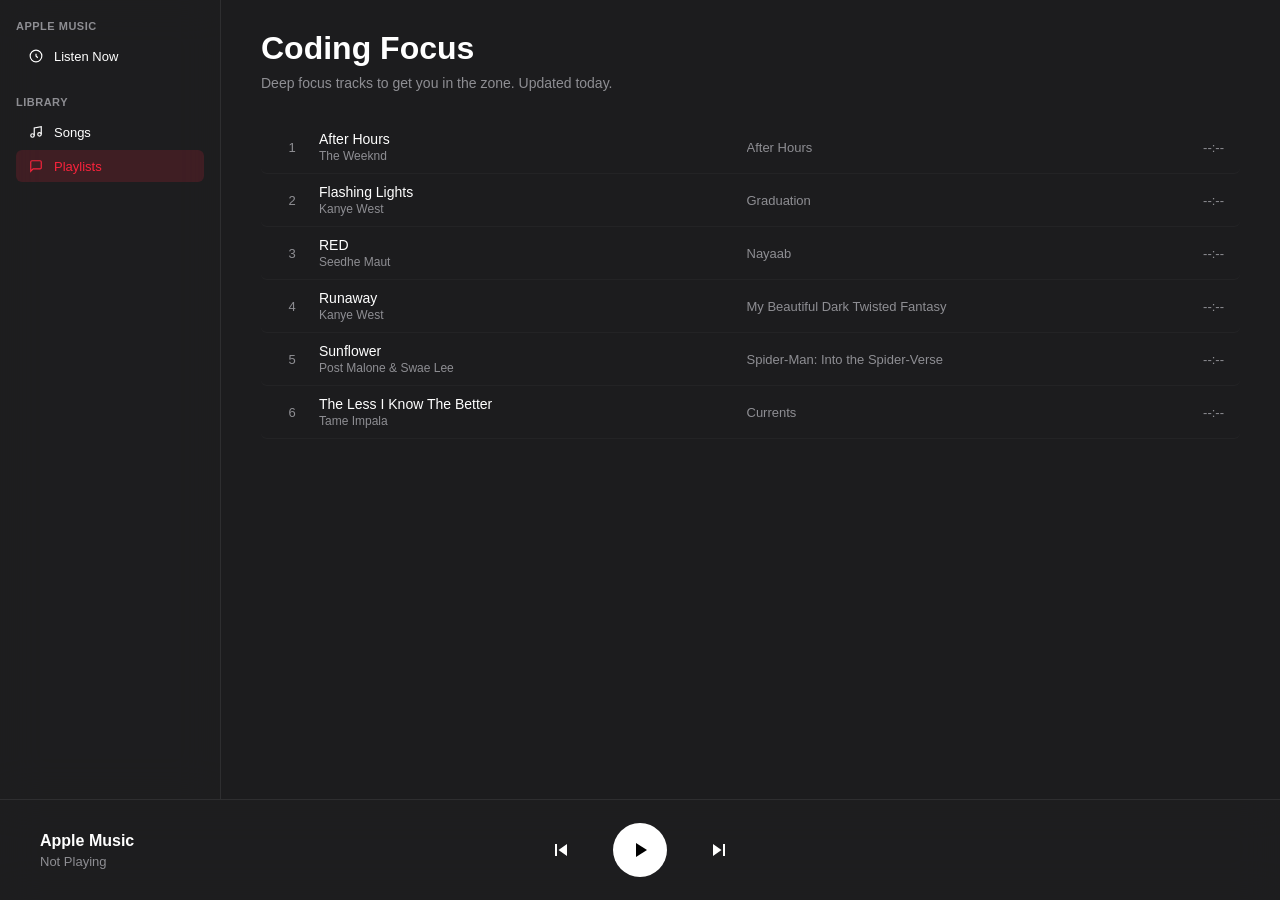
<file: apple-music.html>
<!DOCTYPE html>
<html lang="en">
<head>
  <meta charset="UTF-8">
  <title>Apple Music</title>
  <style>
    :root {
      --bg: #1c1c1e;
      --sidebar-bg: rgba(30, 30, 32, 0.7);
      --text: #ffffff;
      --text-muted: #8e8e93;
      --accent: #fa243c;
      --hover: rgba(255, 255, 255, 0.1);
      --border: rgba(255, 255, 255, 0.08);
      font-family: -apple-system, BlinkMacSystemFont, "Segoe UI", Roboto, Helvetica, Arial, sans-serif;
    }

    body {
      margin: 0;
      padding: 0;
      background: var(--bg);
      color: var(--text);
      display: flex;
      flex-direction: column;
      height: 100vh;
      height: 100dvh;
      height: calc(var(--app-height, 100vh));
      overflow: hidden;
      user-select: none;
    }

    /* Bottom Control Bar */
    .bottom-bar {
      height: 100px;
      display: flex;
      align-items: center;
      justify-content: space-between;
      background: var(--sidebar-bg);
      backdrop-filter: blur(20px);
      -webkit-backdrop-filter: blur(20px);
      border-top: 1px solid var(--border);
      padding: 0 40px;
      padding-bottom: env(safe-area-inset-bottom, 0px);
      position: relative;
      z-index: 10;
      flex-shrink: 0;
    }

    .player-center {
      display: flex;
      flex-direction: column;
      align-items: center;
      flex: 1;
    }

    .player-right {
      width: 250px;
      flex-shrink: 0;
    }

    .player-controls {
      display: flex;
      align-items: center;
      gap: 32px;
    }

    .btn {
      background: none;
      border: none;
      color: var(--text);
      cursor: pointer;
      display: flex;
      align-items: center;
      justify-content: center;
      padding: 8px;
      border-radius: 50%;
      transition: background 0.2s;
    }
    
    .btn:hover {
      background: var(--hover);
    }

    .btn.play-btn {
      background: var(--text);
      color: #000;
      width: 54px;
      height: 54px;
    }
    .btn.play-btn:hover {
      transform: scale(1.05);
      background: #fff;
    }
    .btn.play-btn svg {
      width: 24px;
      height: 24px;
    }

    .now-playing {
      display: flex;
      flex-direction: column;
      justify-content: center;
      align-items: flex-start;
      width: 250px;
      min-width: 0;
      flex-shrink: 1;
      overflow: hidden;
    }

    .np-title,
    .np-artist {
      max-width: 100%;
      white-space: nowrap;
      overflow: hidden;
      text-overflow: ellipsis;
    }

    .np-title {
      font-size: 16px;
      font-weight: 600;
      margin-bottom: 4px;
    }

    .np-artist {
      font-size: 13px;
      color: var(--text-muted);
    }

    /* Main Area */
    .main-area {
      display: flex;
      flex: 1;
      min-height: 0;
    }

    /* Sidebar */
    .sidebar {
      width: 220px;
      background: var(--sidebar-bg);
      backdrop-filter: blur(20px);
      -webkit-backdrop-filter: blur(20px);
      border-right: 1px solid var(--border);
      padding: 20px 0;
      overflow-y: auto;
    }

    .sidebar-section {
      padding: 0 16px;
      margin-bottom: 24px;
    }

    .sidebar-title {
      font-size: 11px;
      font-weight: 700;
      color: var(--text-muted);
      margin-bottom: 8px;
      text-transform: uppercase;
      letter-spacing: 0.5px;
    }

    .nav-item {
      display: flex;
      align-items: center;
      padding: 8px 12px;
      border-radius: 6px;
      font-size: 13px;
      color: var(--text);
      cursor: pointer;
      margin-bottom: 2px;
      transition: background 0.1s;
    }

    .nav-item:hover {
      background: var(--hover);
    }

    .nav-item.active {
      background: rgba(250, 36, 60, 0.15);
      color: var(--accent);
      font-weight: 500;
    }

    .nav-icon {
      margin-right: 10px;
      width: 16px;
      height: 16px;
      display: flex;
      align-items: center;
      justify-content: center;
    }

    /* Content Area */
    .content {
      flex: 1;
      overflow-y: auto;
      padding: 30px 40px 24px;
      background: #1c1c1e;
    }

    .header {
      margin-bottom: 30px;
    }

    .header h1 {
      font-size: 32px;
      margin: 0 0 8px 0;
      font-weight: 700;
    }
    
    .header p {
      color: var(--text-muted);
      margin: 0;
      font-size: 14px;
    }

    /* Track List */
    .track-list {
      display: flex;
      flex-direction: column;
      padding-bottom: 30px;
    }

    .track-row {
      display: flex;
      align-items: center;
      padding: 10px 16px;
      border-radius: 6px;
      cursor: pointer;
      border-bottom: 1px solid rgba(255, 255, 255, 0.03);
      transition: background 0.2s;
    }

    .track-row:hover {
      background: var(--hover);
    }

    .track-row.playing {
      background: var(--hover);
    }

    .track-row.playing .track-num {
      display: none;
    }
    
    .track-row.playing .playing-icon {
      display: flex;
    }

    .playing-icon {
      display: none;
      width: 20px;
      height: 20px;
      align-items: center;
      justify-content: center;
    }
    .playing-icon svg {
      width: 12px;
      height: 12px;
      fill: var(--accent);
    }

    .track-num {
      width: 30px;
      font-size: 13px;
      color: var(--text-muted);
      text-align: center;
      margin-right: 12px;
    }

    .track-info {
      flex: 1;
      display: flex;
      flex-direction: column;
      min-width: 0;
    }

    .track-name {
      font-size: 14px;
      font-weight: 500;
      margin-bottom: 2px;
      white-space: nowrap;
      overflow: hidden;
      text-overflow: ellipsis;
    }

    .track-row.playing .track-name {
      color: var(--accent);
    }

    .track-artist {
      font-size: 12px;
      color: var(--text-muted);
      white-space: nowrap;
      overflow: hidden;
      text-overflow: ellipsis;
    }

    .track-album {
      flex: 1;
      font-size: 13px;
      color: var(--text-muted);
      white-space: nowrap;
      overflow: hidden;
      text-overflow: ellipsis;
      min-width: 0;
    }

    .track-duration {
      font-size: 13px;
      color: var(--text-muted);
      width: 50px;
      text-align: right;
      flex-shrink: 0;
    }

    /* ============ RESPONSIVE ============ */

    /* Medium windows: trim paddings, shrink sidebar a touch */
    @media (max-width: 900px) {
      .sidebar {
        width: 180px;
      }
      .content {
        padding: 24px 28px;
      }
      .bottom-bar {
        padding: 0 20px;
      }
      .now-playing,
      .player-right {
        width: 180px;
      }
    }

    /* Small windows: collapse sidebar to icons only, drop the album column */
    @media (max-width: 680px) {
      .sidebar {
        width: 60px;
        padding: 16px 0;
      }
      .sidebar-title,
      .nav-label {
        display: none;
      }
      .nav-item {
        justify-content: center;
        padding: 10px 0;
      }
      .nav-icon {
        margin-right: 0;
      }
      .content {
        padding: 20px 18px;
      }
      .header h1 {
        font-size: 24px;
      }
      .header p {
        font-size: 13px;
      }
      .track-album {
        display: none;
      }
      .player-right {
        display: none;
      }
      .now-playing {
        width: auto;
        max-width: 140px;
      }
      .player-controls {
        gap: 20px;
      }
    }

    /* Very narrow windows / phones: hide sidebar entirely, tighten player bar */
    @media (max-width: 480px) {
      .sidebar {
        display: none;
      }
      .content {
        padding: 16px 14px;
      }
      .header h1 {
        font-size: 20px;
      }
      .bottom-bar {
        height: 84px;
        padding: 0 12px;
      }
      .now-playing {
        max-width: 90px;
      }
      .np-title {
        font-size: 14px;
      }
      .np-artist {
        font-size: 12px;
      }
      .player-controls {
        gap: 14px;
      }
      .btn.play-btn {
        width: 46px;
        height: 46px;
      }
      .btn.play-btn svg {
        width: 20px;
        height: 20px;
      }
      .track-row {
        padding: 8px 8px;
      }
      .track-num {
        width: 22px;
        margin-right: 8px;
      }
    }

    /* Extremely narrow (small popup-style windows) */
    @media (max-width: 340px) {
      .now-playing {
        display: none;
      }
      .player-controls {
        gap: 10px;
      }
    }
  </style>
  <script defer src="https://cdn.vercel-insights.com/v1/script.js"></script>
</head>
<body>

  <div class="main-area">
    <!-- Sidebar -->
    <div class="sidebar">
      <div class="sidebar-section">
        <div class="sidebar-title">Apple Music</div>
        <div class="nav-item"><div class="nav-icon"><svg width="14" height="14" viewBox="0 0 24 24" fill="none" stroke="currentColor" stroke-width="2"><circle cx="12" cy="12" r="10"/><path d="M12 8v4l3 3"/></svg></div><span class="nav-label"> Listen Now</span></div>
      </div>

      <div class="sidebar-section">
        <div class="sidebar-title">Library</div>
        <div class="nav-item"><div class="nav-icon"><svg width="14" height="14" viewBox="0 0 24 24" fill="none" stroke="currentColor" stroke-width="2"><path d="M9 18V5l12-2v13"/><circle cx="6" cy="18" r="3"/><circle cx="18" cy="16" r="3"/></svg></div><span class="nav-label"> Songs</span></div>
        <div class="nav-item active"><div class="nav-icon"><svg width="14" height="14" viewBox="0 0 24 24" fill="none" stroke="currentColor" stroke-width="2"><path d="M21 15a2 2 0 0 1-2 2H7l-4 4V5a2 2 0 0 1 2-2h14a2 2 0 0 1 2 2z"/></svg></div><span class="nav-label"> Playlists</span></div>
      </div>
    </div>

    <!-- Content -->
    <div class="content">
      <div class="header">
        <h1>Coding Focus</h1>
        <p>Deep focus tracks to get you in the zone. Updated today.</p>
      </div>

      <div class="track-list" id="trackList">
        <!-- JS will populate tracks here -->
      </div>
    </div>
  </div>

  <!-- Bottom Player Bar -->
  <div class="bottom-bar">
    <div class="now-playing">
      <div class="np-title" id="npTitle">Apple Music</div>
      <div class="np-artist" id="npArtist">Not Playing</div>
    </div>

    <div class="player-center">
      <div class="player-controls">
        <button class="btn" id="prevBtn">
          <svg width="24" height="24" viewBox="0 0 24 24" fill="currentColor"><path d="M6 6h2v12H6zm3.5 6l8.5 6V6z"/></svg>
        </button>
        <button class="btn play-btn" id="playBtn">
          <!-- Play Icon by default -->
          <svg id="playIcon" width="24" height="24" viewBox="0 0 24 24" fill="currentColor"><path d="M8 5v14l11-7z"/></svg>
          <!-- Pause Icon hidden initially -->
          <svg id="pauseIcon" style="display:none;" width="24" height="24" viewBox="0 0 24 24" fill="currentColor"><path d="M6 19h4V5H6v14zm8-14v14h4V5h-4z"/></svg>
        </button>
        <button class="btn" id="nextBtn">
          <svg width="24" height="24" viewBox="0 0 24 24" fill="currentColor"><path d="M6 18l8.5-6L6 6v12zM16 6v12h2V6h-2z"/></svg>
        </button>
      </div>
    </div>

    <div class="player-right"></div>
  </div>

  <audio id="audioPlayer"></audio>

  <script>
    // Mobile browsers (esp. Chrome) resize the visible viewport as the
    // address bar shows/hides, but 100vh/100dvh can lag or misreport this
    // inside embedded contexts. Track the real visible height in JS instead.
    function setAppHeight() {
      const vh = (window.visualViewport && window.visualViewport.height) || window.innerHeight;
      document.documentElement.style.setProperty('--app-height', vh + 'px');
    }
    setAppHeight();
    window.addEventListener('resize', setAppHeight);
    window.addEventListener('orientationchange', setAppHeight);
    if (window.visualViewport) {
      window.visualViewport.addEventListener('resize', setAppHeight);
      window.visualViewport.addEventListener('scroll', setAppHeight);
    }
  </script>
  <script>
    const tracks = [
      {
        id: 1,
        title: "After Hours",
        artist: "The Weeknd",
        album: "After Hours",
        duration: "--:--",
        url: "assets/music/After Hours - Weeknd.mp3"
      },
      {
        id: 2,
        title: "Flashing Lights",
        artist: "Kanye West",
        album: "Graduation",
        duration: "--:--",
        url: "assets/music/Flashing Lights.mp3"
      },
      {
        id: 3,
        title: "RED",
        artist: "Seedhe Maut",
        album: "Nayaab",
        duration: "--:--",
        url: "assets/music/RED - Seedhe Maut.mp3"
      },
      {
        id: 4,
        title: "Runaway",
        artist: "Kanye West",
        album: "My Beautiful Dark Twisted Fantasy",
        duration: "--:--",
        url: "assets/music/Runaway - Kanye West.mp3"
      },
      {
        id: 5,
        title: "Sunflower",
        artist: "Post Malone & Swae Lee",
        album: "Spider-Man: Into the Spider-Verse",
        duration: "--:--",
        url: "assets/music/Sunflower.mp3"
      },
      {
        id: 6,
        title: "The Less I Know The Better",
        artist: "Tame Impala",
        album: "Currents",
        duration: "--:--",
        url: "assets/music/Tame Impala - The Less I Know The Better.mp3"
      }
    ];

    let currentTrackIndex = -1;
    let isPlaying = false;

    const audio = document.getElementById('audioPlayer');
    const trackListEl = document.getElementById('trackList');
    const playBtn = document.getElementById('playBtn');
    const prevBtn = document.getElementById('prevBtn');
    const nextBtn = document.getElementById('nextBtn');
    const playIcon = document.getElementById('playIcon');
    const pauseIcon = document.getElementById('pauseIcon');
    
    const npTitle = document.getElementById('npTitle');
    const npArtist = document.getElementById('npArtist');

    // Render track list
    function renderTracks() {
      trackListEl.innerHTML = '';
      tracks.forEach((track, index) => {
        const row = document.createElement('div');
        row.className = `track-row ${currentTrackIndex === index ? 'playing' : ''}`;
        row.onclick = () => playTrack(index);

        row.innerHTML = `
          <div class="track-num">${index + 1}</div>
          <div class="playing-icon">
            <svg viewBox="0 0 24 24"><path d="M6 19h4V5H6v14zm8-14v14h4V5h-4z"/></svg>
          </div>
          <div class="track-info">
            <div class="track-name">${track.title}</div>
            <div class="track-artist">${track.artist}</div>
          </div>
          <div class="track-album">${track.album}</div>
          <div class="track-duration">${track.duration}</div>
        `;
        trackListEl.appendChild(row);
      });
    }

    function playTrack(index) {
      if (currentTrackIndex === index) {
        togglePlay();
        return;
      }
      currentTrackIndex = index;
      const track = tracks[index];
      
      audio.src = track.url;
      audio.play();
      isPlaying = true;
      
      updatePlayerUI();
      renderTracks();
    }

    function togglePlay() {
      if (currentTrackIndex === -1) {
        playTrack(0);
        return;
      }
      
      if (isPlaying) {
        audio.pause();
      } else {
        audio.play();
      }
      isPlaying = !isPlaying;
      updatePlayerUI();
    }

    function playNext() {
      if (currentTrackIndex === -1) return;
      let nextIdx = (currentTrackIndex + 1) % tracks.length;
      playTrack(nextIdx);
    }

    function playPrev() {
      if (currentTrackIndex === -1) return;
      let prevIdx = currentTrackIndex - 1;
      if (prevIdx < 0) prevIdx = tracks.length - 1;
      playTrack(prevIdx);
    }

    function updatePlayerUI() {
      if (isPlaying) {
        playIcon.style.display = 'none';
        pauseIcon.style.display = 'block';
      } else {
        playIcon.style.display = 'block';
        pauseIcon.style.display = 'none';
      }

      if (currentTrackIndex !== -1) {
        npTitle.textContent = tracks[currentTrackIndex].title;
        npArtist.textContent = tracks[currentTrackIndex].artist;
      }
    }

    // Update duration dynamically when loaded
    audio.addEventListener('loadedmetadata', () => {
      const durationSecs = audio.duration;
      if (!isNaN(durationSecs) && currentTrackIndex !== -1) {
        const mins = Math.floor(durationSecs / 60);
        const secs = Math.floor(durationSecs % 60);
        tracks[currentTrackIndex].duration = mins + ':' + (secs < 10 ? '0' : '') + secs;
        renderTracks();
      }
    });

    // Auto play next track when current ends
    audio.addEventListener('ended', playNext);

    playBtn.onclick = togglePlay;
    nextBtn.onclick = playNext;
    prevBtn.onclick = playPrev;

    // Initialize
    renderTracks();
  </script>
</body>
</html>
</file>
